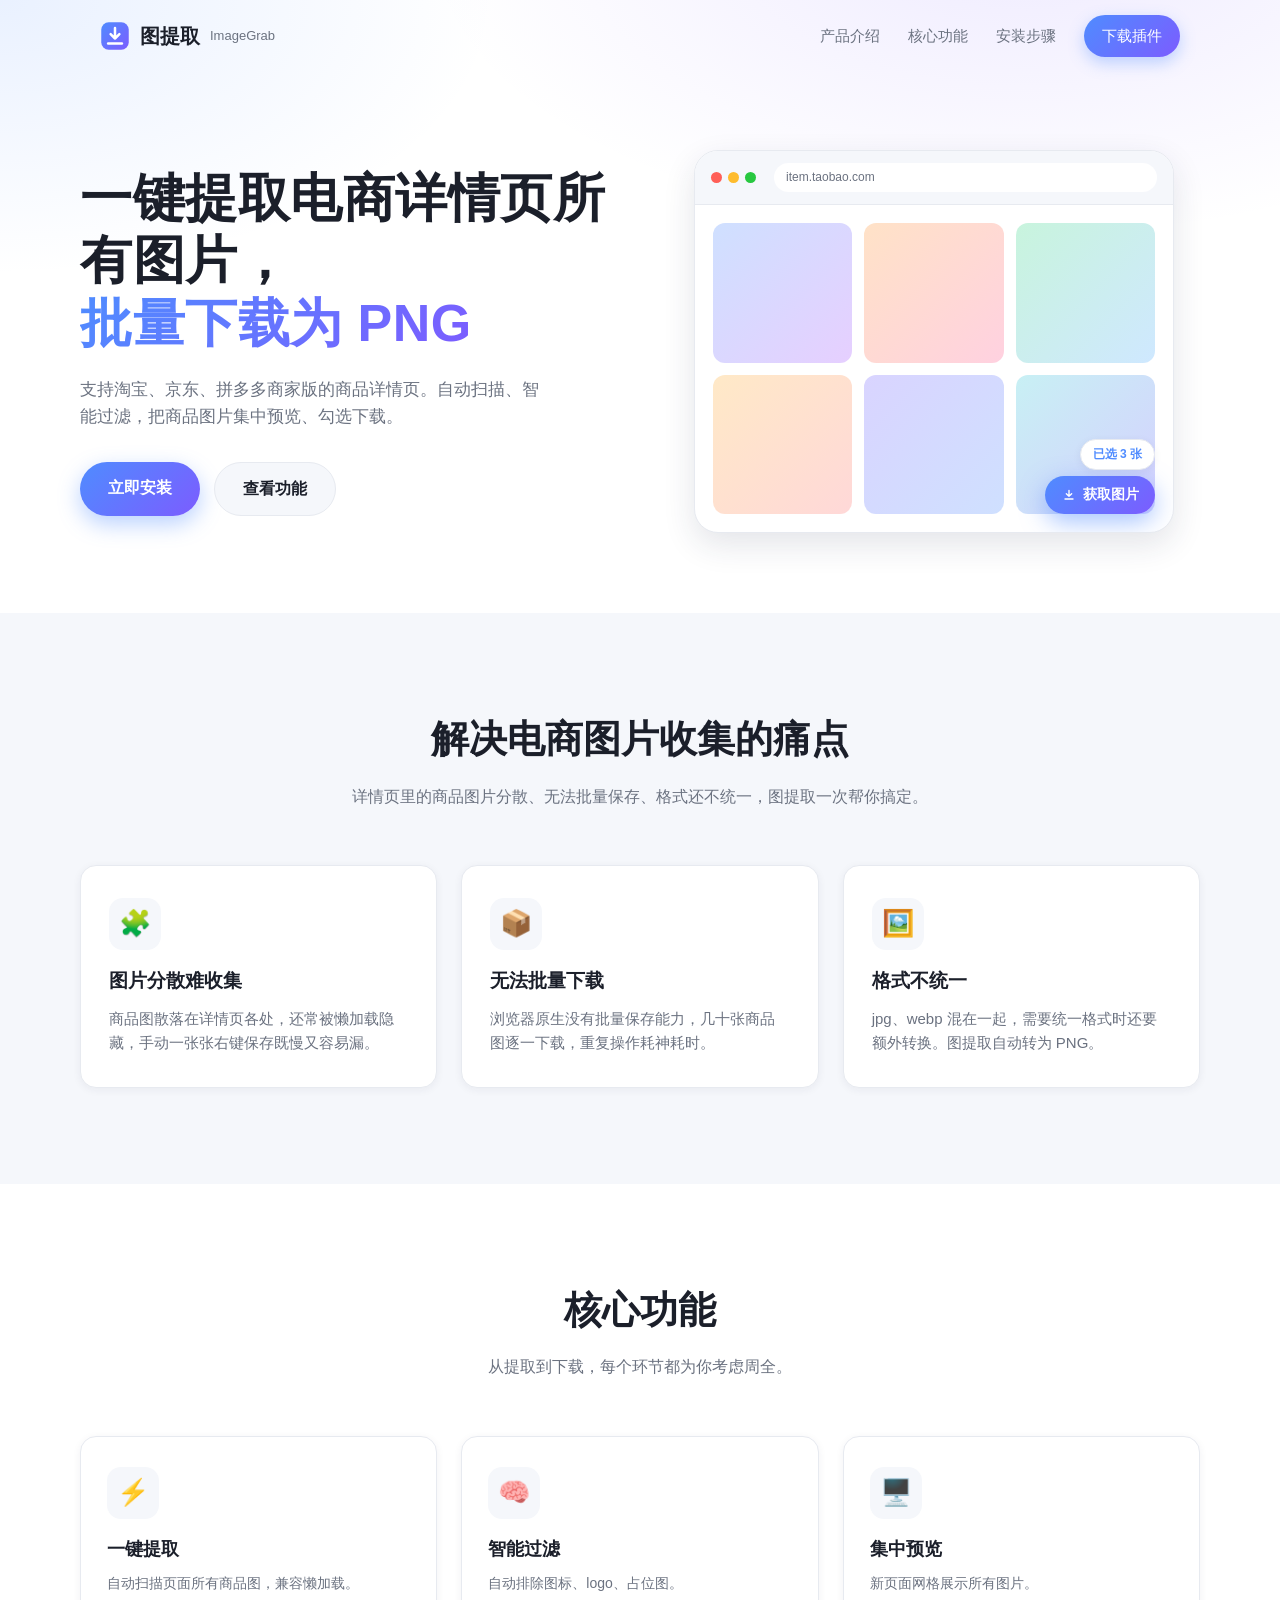
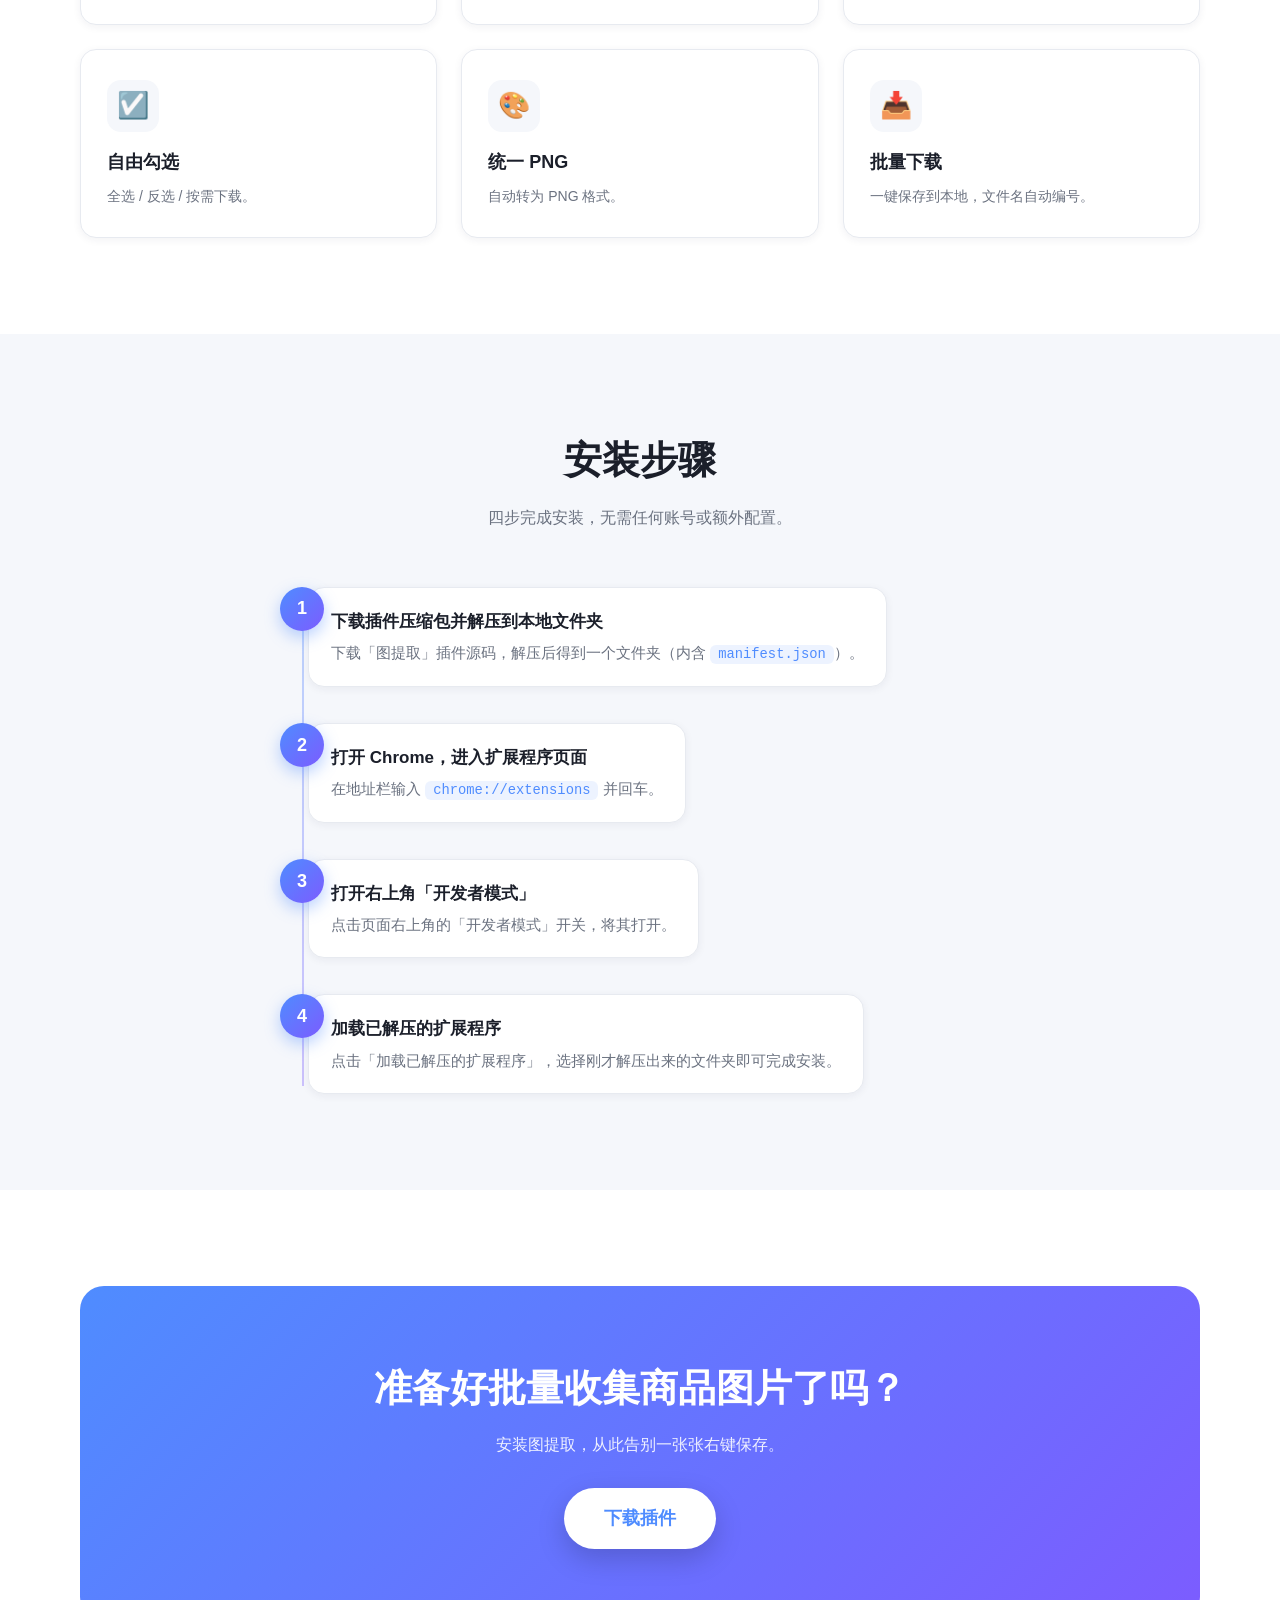
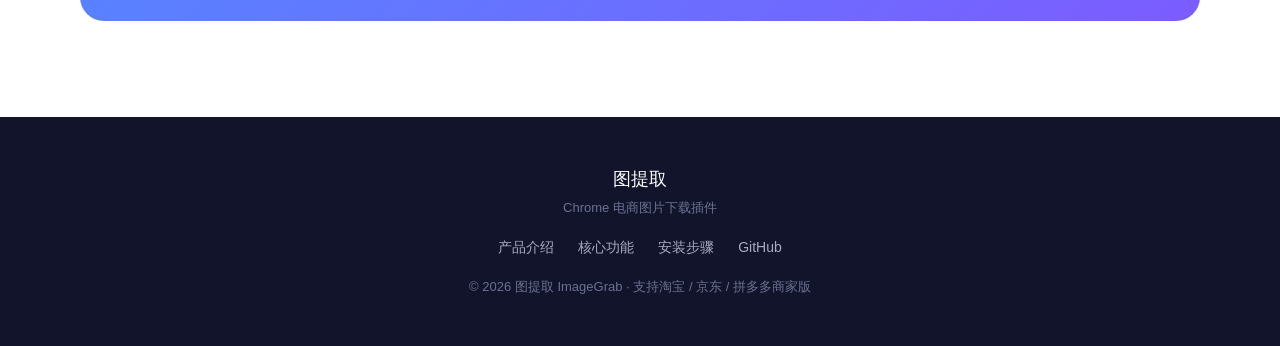
<file: docs/index.html>
<!DOCTYPE html>
<html lang="zh-CN">
<head>
  <meta charset="UTF-8" />
  <meta name="viewport" content="width=device-width, initial-scale=1.0" />
  <meta name="description" content="图提取 ImageGrab —— 一键提取电商详情页所有图片，批量下载为 PNG 的 Chrome 浏览器扩展" />
  <title>图提取 ImageGrab · 电商图片下载插件</title>
  <link rel="stylesheet" href="css/style.css" />
</head>
<body>

  <!-- ==================== 顶部导航栏 ==================== -->
  <header class="navbar" id="navbar">
    <nav class="nav-inner" aria-label="主导航">
      <a class="logo" href="#hero">
        <!-- Logo：内联 SVG 图标 + 产品名 -->
        <svg class="logo-icon" viewBox="0 0 24 24" aria-hidden="true">
          <defs>
            <linearGradient id="logoGrad" x1="0" y1="0" x2="1" y2="1">
              <stop offset="0" stop-color="#4f8cff" />
              <stop offset="1" stop-color="#7c5cff" />
            </linearGradient>
          </defs>
          <rect x="1" y="1" width="22" height="22" rx="6" fill="url(#logoGrad)" />
          <path d="M12 5.5v8.5m0 0l-3.5-3.5M12 14l3.5-3.5" stroke="#fff" stroke-width="2"
                stroke-linecap="round" stroke-linejoin="round" fill="none" />
          <path d="M6.5 18h11" stroke="#fff" stroke-width="2" stroke-linecap="round" />
        </svg>
        <span class="logo-text">图提取</span>
        <span class="logo-en">ImageGrab</span>
      </a>

      <button class="menu-toggle" id="menuToggle" aria-label="打开菜单" aria-expanded="false" aria-controls="navLinks">
        <span></span><span></span><span></span>
      </button>

      <ul class="nav-links" id="navLinks">
        <li><a href="#intro" class="nav-link">产品介绍</a></li>
        <li><a href="#features" class="nav-link">核心功能</a></li>
        <li><a href="#install" class="nav-link">安装步骤</a></li>
        <li><a href="#download" class="nav-link nav-cta">下载插件</a></li>
      </ul>
    </nav>
  </header>

  <main>
    <!-- ==================== Hero 首屏 ==================== -->
    <section class="hero" id="hero">
      <div class="hero-inner">
        <div class="hero-copy reveal">
          <h1>一键提取电商详情页所有图片，<br /><span class="grad-text">批量下载为 PNG</span></h1>
          <p class="hero-sub">支持淘宝、京东、拼多多商家版的商品详情页。自动扫描、智能过滤，把商品图片集中预览、勾选下载。</p>
          <div class="hero-btns">
            <a class="btn btn-primary" href="#install">立即安装</a>
            <a class="btn btn-ghost" href="#features">查看功能</a>
          </div>
        </div>

        <!-- 右侧插件界面示意（纯 CSS / SVG 模拟） -->
        <div class="hero-visual reveal">
          <div class="browser">
            <div class="browser-bar">
              <span class="dot"></span><span class="dot"></span><span class="dot"></span>
              <span class="browser-url">item.taobao.com</span>
            </div>
            <div class="browser-body">
              <div class="mock-grid">
                <div class="mock-tile t1"></div>
                <div class="mock-tile t2"></div>
                <div class="mock-tile t3"></div>
                <div class="mock-tile t4"></div>
                <div class="mock-tile t5"></div>
                <div class="mock-tile t6"></div>
              </div>
              <!-- 模拟右下角「获取图片」按钮 -->
              <button class="mock-grab" type="button">
                <svg viewBox="0 0 24 24" aria-hidden="true">
                  <path d="M12 5v9m0 0l-4-4m4 4l4-4" stroke="#fff" stroke-width="2"
                        stroke-linecap="round" stroke-linejoin="round" fill="none" />
                  <path d="M6 18h12" stroke="#fff" stroke-width="2" stroke-linecap="round" />
                </svg>
                获取图片
              </button>
              <div class="mock-badge">已选 3 张</div>
            </div>
          </div>
        </div>
      </div>
    </section>

    <!-- ==================== 产品介绍 ==================== -->
    <section class="section intro" id="intro">
      <div class="section-head reveal">
        <h2>解决电商图片收集的痛点</h2>
        <p class="section-desc">详情页里的商品图片分散、无法批量保存、格式还不统一，图提取一次帮你搞定。</p>
      </div>

      <div class="intro-cards">
        <article class="intro-card reveal">
          <span class="icon-badge">🧩</span>
          <h3>图片分散难收集</h3>
          <p>商品图散落在详情页各处，还常被懒加载隐藏，手动一张张右键保存既慢又容易漏。</p>
        </article>
        <article class="intro-card reveal">
          <span class="icon-badge">📦</span>
          <h3>无法批量下载</h3>
          <p>浏览器原生没有批量保存能力，几十张商品图逐一下载，重复操作耗神耗时。</p>
        </article>
        <article class="intro-card reveal">
          <span class="icon-badge">🖼️</span>
          <h3>格式不统一</h3>
          <p>jpg、webp 混在一起，需要统一格式时还要额外转换。图提取自动转为 PNG。</p>
        </article>
      </div>
    </section>

    <!-- ==================== 核心功能 ==================== -->
    <section class="section features" id="features">
      <div class="section-head reveal">
        <h2>核心功能</h2>
        <p class="section-desc">从提取到下载，每个环节都为你考虑周全。</p>
      </div>

      <div class="feature-grid">
        <article class="feature-card reveal">
          <span class="icon-badge">⚡</span>
          <h3>一键提取</h3>
          <p>自动扫描页面所有商品图，兼容懒加载。</p>
        </article>
        <article class="feature-card reveal">
          <span class="icon-badge">🧠</span>
          <h3>智能过滤</h3>
          <p>自动排除图标、logo、占位图。</p>
        </article>
        <article class="feature-card reveal">
          <span class="icon-badge">🖥️</span>
          <h3>集中预览</h3>
          <p>新页面网格展示所有图片。</p>
        </article>
        <article class="feature-card reveal">
          <span class="icon-badge">☑️</span>
          <h3>自由勾选</h3>
          <p>全选 / 反选 / 按需下载。</p>
        </article>
        <article class="feature-card reveal">
          <span class="icon-badge">🎨</span>
          <h3>统一 PNG</h3>
          <p>自动转为 PNG 格式。</p>
        </article>
        <article class="feature-card reveal">
          <span class="icon-badge">📥</span>
          <h3>批量下载</h3>
          <p>一键保存到本地，文件名自动编号。</p>
        </article>
      </div>
    </section>

    <!-- ==================== 安装步骤 ==================== -->
    <section class="section install" id="install">
      <div class="section-head reveal">
        <h2>安装步骤</h2>
        <p class="section-desc">四步完成安装，无需任何账号或额外配置。</p>
      </div>

      <ol class="steps">
        <li class="step reveal">
          <span class="step-num">1</span>
          <div class="step-body">
            <h3>下载插件压缩包并解压到本地文件夹</h3>
            <p>下载「图提取」插件源码，解压后得到一个文件夹（内含 <code>manifest.json</code>）。</p>
          </div>
        </li>
        <li class="step reveal">
          <span class="step-num">2</span>
          <div class="step-body">
            <h3>打开 Chrome，进入扩展程序页面</h3>
            <p>在地址栏输入 <code>chrome://extensions</code> 并回车。</p>
          </div>
        </li>
        <li class="step reveal">
          <span class="step-num">3</span>
          <div class="step-body">
            <h3>打开右上角「开发者模式」</h3>
            <p>点击页面右上角的「开发者模式」开关，将其打开。</p>
          </div>
        </li>
        <li class="step reveal">
          <span class="step-num">4</span>
          <div class="step-body">
            <h3>加载已解压的扩展程序</h3>
            <p>点击「加载已解压的扩展程序」，选择刚才解压出来的文件夹即可完成安装。</p>
          </div>
        </li>
      </ol>
    </section>

    <!-- ==================== 底部 CTA ==================== -->
    <section class="section cta" id="download">
      <div class="cta-inner reveal">
        <h2>准备好批量收集商品图片了吗？</h2>
        <p>安装图提取，从此告别一张张右键保存。</p>
        <a class="btn btn-primary btn-lg" href="https://github.com/" target="_blank" rel="noopener">下载插件</a>
      </div>
    </section>
  </main>

  <!-- ==================== Footer ==================== -->
  <footer class="footer">
    <div class="footer-inner">
      <div class="footer-brand">
        <span class="logo-text">图提取</span>
        <span class="footer-desc">Chrome 电商图片下载插件</span>
      </div>
      <div class="footer-links">
        <a href="#intro">产品介绍</a>
        <a href="#features">核心功能</a>
        <a href="#install">安装步骤</a>
        <a href="https://github.com/" target="_blank" rel="noopener">GitHub</a>
      </div>
      <p class="copyright">© 2026 图提取 ImageGrab · 支持淘宝 / 京东 / 拼多多商家版</p>
    </div>
  </footer>

  <script src="js/main.js"></script>
</body>
</html>
</file>
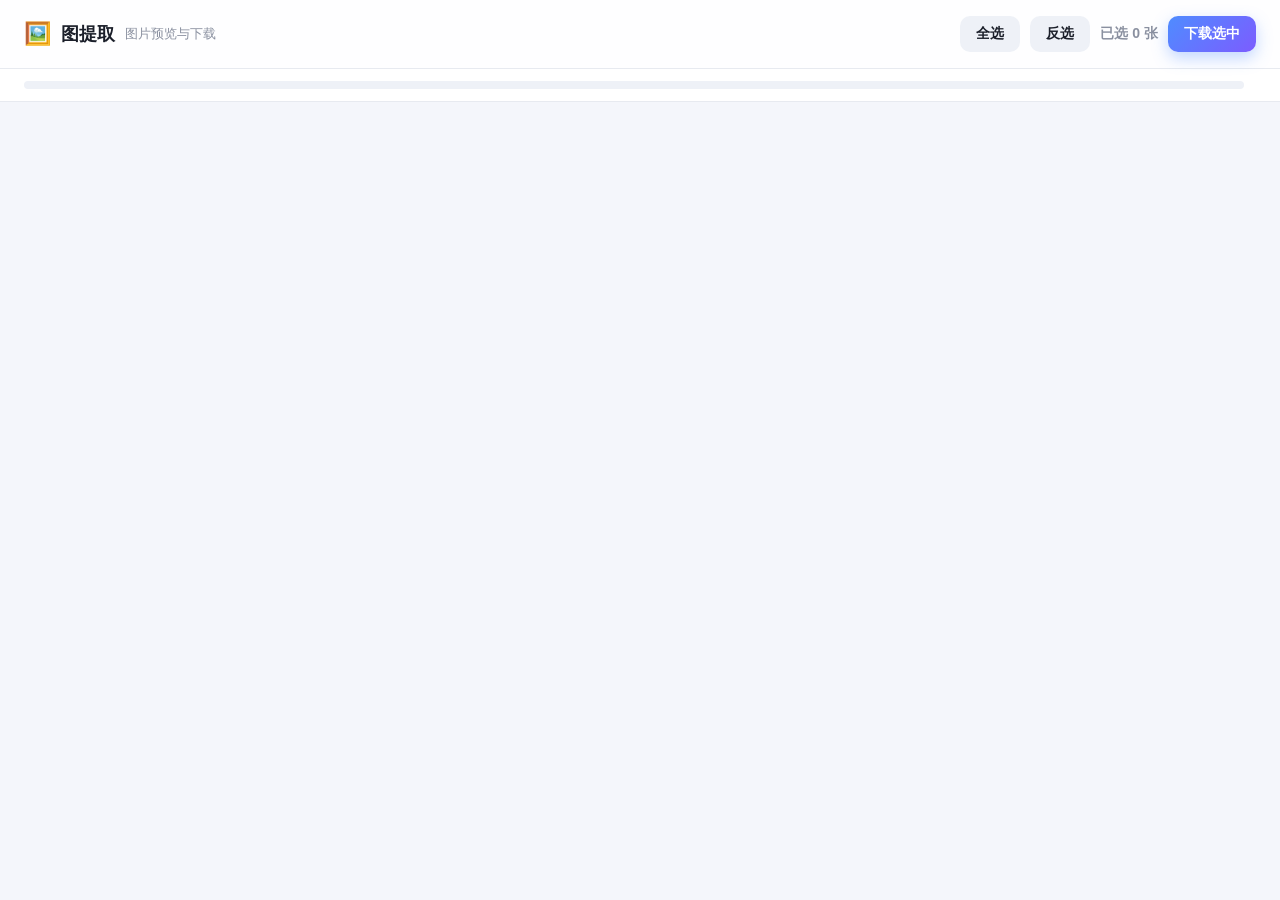
<file: extension/gallery.html>
<!DOCTYPE html>
<html lang="zh-CN">
<head>
  <meta charset="UTF-8" />
  <meta name="viewport" content="width=device-width, initial-scale=1.0" />
  <title>图提取 · 图片预览</title>
  <link rel="stylesheet" href="gallery.css" />
</head>
<body>
  <!-- 顶部工具栏 -->
  <header class="toolbar">
    <div class="brand">
      <span class="brand-icon" aria-hidden="true">🖼️</span>
      <h1>图提取</h1>
      <span class="sub">图片预览与下载</span>
    </div>
    <div class="actions">
      <button id="selectAllBtn" class="btn ghost" type="button">全选</button>
      <button id="invertBtn" class="btn ghost" type="button">反选</button>
      <span id="countLabel" class="count">已选 0 张</span>
      <button id="downloadBtn" class="btn primary" type="button">下载选中</button>
    </div>
  </header>

  <!-- 下载进度条 -->
  <div id="progressWrap" class="progress-wrap" hidden>
    <div class="progress-bar"><div id="progressFill" class="progress-fill"></div></div>
    <span id="progressText" class="progress-text"></span>
  </div>

  <!-- 图片网格 -->
  <main id="grid" class="grid"></main>

  <!-- 空状态 -->
  <div id="empty" class="empty" hidden>
    <div class="empty-icon">🖼️</div>
    <p>没有可展示的图片</p>
    <p class="hint">请回到商品详情页，点击「获取图片」后重试</p>
  </div>

  <script src="gallery.js"></script>
</body>
</html>
</file>
<file: docs/css/style.css>
/* ============================================================
   style.css —— 图提取 ImageGrab 官网全站样式
   纯 CSS，CSS 变量统一定义主色调 / 间距 / 圆角，方便修改
   ============================================================ */

/* ---- CSS 变量：所有颜色、间距、圆角在此统一维护 ---- */
:root {
  /* 主色调：蓝色 / 紫色渐变，可自行修改 --primary 与 --primary-2 */
  --primary: #4f8cff;
  --primary-2: #7c5cff;
  --grad: linear-gradient(135deg, #4f8cff 0%, #7c5cff 100%);

  --bg: #ffffff;
  --bg-soft: #f5f7fb;
  --text: #1b1f2a;
  --muted: #6b7280;
  --border: #e7eaf0;
  --card: #ffffff;

  --shadow-sm: 0 2px 8px rgba(30, 40, 70, 0.06);
  --shadow-md: 0 12px 32px rgba(30, 40, 70, 0.12);

  --radius: 16px;
  --radius-lg: 24px;
  --transition: 0.25s ease;

  --font: -apple-system, BlinkMacSystemFont, "Segoe UI", "PingFang SC", "Microsoft YaHei", sans-serif;
  --container: 1120px;
}

* { box-sizing: border-box; margin: 0; padding: 0; }

html { scroll-behavior: smooth; scroll-padding-top: 76px; }

body {
  font-family: var(--font);
  color: var(--text);
  background: var(--bg);
  line-height: 1.6;
  -webkit-font-smoothing: antialiased;
}

a { color: inherit; text-decoration: none; }
ul, ol { list-style: none; }

/* ============================================================
   导航栏
   ============================================================ */
.navbar {
  position: fixed;
  top: 0;
  left: 0;
  right: 0;
  z-index: 100;
  transition: background var(--transition), box-shadow var(--transition),
              border-color var(--transition);
  border-bottom: 1px solid transparent;
}

/* 滚动后吸顶：毛玻璃背景 + 阴影 */
.navbar.scrolled {
  background: rgba(255, 255, 255, 0.75);
  backdrop-filter: blur(14px);
  -webkit-backdrop-filter: blur(14px);
  border-bottom-color: var(--border);
  box-shadow: var(--shadow-sm);
}

.nav-inner {
  max-width: var(--container);
  margin: 0 auto;
  padding: 0 20px;
  height: 72px;
  display: flex;
  align-items: center;
  justify-content: space-between;
}

.logo { display: flex; align-items: center; gap: 10px; font-weight: 700; }
.logo-icon { width: 30px; height: 30px; }
.logo-text { font-size: 20px; }
.logo-en { font-size: 13px; color: var(--muted); font-weight: 500; }

/* 桌面端导航链接 */
.nav-links {
  display: flex;
  align-items: center;
  gap: 28px;
}
.nav-link {
  font-size: 15px;
  color: var(--muted);
  transition: color var(--transition);
}
.nav-link:hover { color: var(--text); }
.nav-link.active { color: var(--primary); font-weight: 600; }
.nav-cta {
  padding: 9px 18px;
  color: #fff;
  background: var(--grad);
  border-radius: 999px;
  box-shadow: 0 6px 16px rgba(79, 140, 255, 0.35);
  transition: transform var(--transition), box-shadow var(--transition);
}
.nav-cta:hover { color: #fff; transform: translateY(-2px); box-shadow: 0 10px 24px rgba(79, 140, 255, 0.5); }

/* 汉堡菜单按钮（移动端显示） */
.menu-toggle {
  display: none;
  flex-direction: column;
  gap: 5px;
  background: none;
  border: none;
  cursor: pointer;
  padding: 6px;
}
.menu-toggle span {
  width: 24px;
  height: 2px;
  background: var(--text);
  border-radius: 2px;
  transition: transform var(--transition), opacity var(--transition);
}

/* ============================================================
   Hero 首屏
   ============================================================ */
.hero {
  padding: 160px 20px 90px;
  background:
    radial-gradient(1000px 500px at 80% -10%, rgba(124, 92, 255, 0.12), transparent 60%),
    radial-gradient(900px 500px at 0% 0%, rgba(79, 140, 255, 0.12), transparent 55%),
    var(--bg);
}
.hero-inner {
  max-width: var(--container);
  margin: 0 auto;
  display: grid;
  grid-template-columns: 1fr 1fr;
  gap: 56px;
  align-items: center;
}

.hero-copy h1 {
  font-size: clamp(30px, 4.6vw, 52px);
  line-height: 1.2;
  font-weight: 800;
  letter-spacing: 0.5px;
}
.grad-text {
  background: var(--grad);
  -webkit-background-clip: text;
  background-clip: text;
  -webkit-text-fill-color: transparent;
}
.hero-sub {
  margin: 22px 0 32px;
  font-size: 17px;
  color: var(--muted);
  max-width: 460px;
}
.hero-btns { display: flex; gap: 14px; flex-wrap: wrap; }

/* ============================================================
   通用按钮
   ============================================================ */
.btn {
  display: inline-block;
  padding: 13px 28px;
  font-size: 16px;
  font-weight: 600;
  border-radius: 999px;
  border: none;
  cursor: pointer;
  transition: transform var(--transition), box-shadow var(--transition), background var(--transition);
}
.btn-primary {
  color: #fff;
  background: var(--grad);
  box-shadow: 0 8px 22px rgba(79, 140, 255, 0.4);
}
.btn-primary:hover { transform: translateY(-2px); box-shadow: 0 12px 30px rgba(79, 140, 255, 0.55); }
.btn-ghost {
  color: var(--text);
  background: var(--bg-soft);
  border: 1px solid var(--border);
}
.btn-ghost:hover { background: #eef1f7; }
.btn-lg { padding: 16px 40px; font-size: 18px; }

/* ============================================================
   Hero 右侧：浏览器示意图（纯 CSS / SVG 模拟）
   ============================================================ */
.hero-visual { display: flex; justify-content: center; }
.browser {
  width: 100%;
  max-width: 480px;
  background: var(--card);
  border: 1px solid var(--border);
  border-radius: var(--radius-lg);
  box-shadow: var(--shadow-md);
  overflow: hidden;
}
.browser-bar {
  display: flex;
  align-items: center;
  gap: 6px;
  padding: 12px 16px;
  background: var(--bg-soft);
  border-bottom: 1px solid var(--border);
}
.dot { width: 11px; height: 11px; border-radius: 50%; background: #e0e4ec; }
.dot:nth-child(1) { background: #ff5f57; }
.dot:nth-child(2) { background: #febc2e; }
.dot:nth-child(3) { background: #28c840; }
.browser-url {
  margin-left: 12px;
  flex: 1;
  padding: 5px 12px;
  font-size: 12px;
  color: var(--muted);
  background: #fff;
  border-radius: 999px;
}

.browser-body { position: relative; padding: 18px; }
.mock-grid {
  display: grid;
  grid-template-columns: repeat(3, 1fr);
  gap: 12px;
}
.mock-tile {
  aspect-ratio: 1 / 1;
  border-radius: 12px;
  background: linear-gradient(135deg, #cfe0ff, #e6cfff);
}
.mock-tile.t2 { background: linear-gradient(135deg, #ffe2c7, #ffd1e0); }
.mock-tile.t3 { background: linear-gradient(135deg, #c8f4dd, #cfe8ff); }
.mock-tile.t4 { background: linear-gradient(135deg, #ffe9c7, #ffd8d8); }
.mock-tile.t5 { background: linear-gradient(135deg, #d9d4ff, #cfe0ff); }
.mock-tile.t6 { background: linear-gradient(135deg, #c8f0f4, #d5d0ff); }

/* 模拟右下角「获取图片」按钮 */
.mock-grab {
  position: absolute;
  right: 18px;
  bottom: 18px;
  display: flex;
  align-items: center;
  gap: 6px;
  padding: 10px 16px;
  font-size: 14px;
  font-weight: 600;
  color: #fff;
  background: var(--grad);
  border: none;
  border-radius: 999px;
  cursor: pointer;
  box-shadow: 0 8px 24px rgba(79, 140, 255, 0.5);
}
.mock-grab svg { width: 16px; height: 16px; }
.mock-badge {
  position: absolute;
  right: 18px;
  bottom: 62px;
  padding: 5px 12px;
  font-size: 12px;
  font-weight: 600;
  color: var(--primary);
  background: #fff;
  border: 1px solid var(--border);
  border-radius: 999px;
  box-shadow: var(--shadow-sm);
}

/* ============================================================
   通用 section
   ============================================================ */
.section { padding: 96px 20px; }
.section:nth-child(even) { background: var(--bg-soft); }
.section-head { text-align: center; max-width: 640px; margin: 0 auto 56px; }
.section-head h2 { font-size: clamp(26px, 3.4vw, 38px); font-weight: 800; }
.section-desc { margin-top: 14px; font-size: 16px; color: var(--muted); }

.icon-badge {
  display: inline-flex;
  align-items: center;
  justify-content: center;
  width: 52px;
  height: 52px;
  font-size: 26px;
  background: var(--bg-soft);
  border-radius: 14px;
}

/* ============================================================
   产品介绍区
   ============================================================ */
.intro-cards {
  max-width: var(--container);
  margin: 0 auto;
  display: grid;
  grid-template-columns: repeat(3, 1fr);
  gap: 24px;
}
.intro-card {
  background: var(--card);
  border: 1px solid var(--border);
  border-radius: var(--radius);
  padding: 32px 28px;
  box-shadow: var(--shadow-sm);
  transition: transform var(--transition), box-shadow var(--transition);
}
.intro-card:hover { transform: translateY(-4px); box-shadow: var(--shadow-md); }
.intro-card h3 { margin: 16px 0 10px; font-size: 19px; }
.intro-card p { color: var(--muted); font-size: 15px; }

/* ============================================================
   核心功能区
   ============================================================ */
.feature-grid {
  max-width: var(--container);
  margin: 0 auto;
  display: grid;
  grid-template-columns: repeat(3, 1fr);
  gap: 24px;
}
.feature-card {
  background: var(--card);
  border: 1px solid var(--border);
  border-radius: var(--radius);
  padding: 30px 26px;
  box-shadow: var(--shadow-sm);
  transition: transform var(--transition), box-shadow var(--transition);
}
.feature-card:hover { transform: translateY(-4px); box-shadow: var(--shadow-md); }
.feature-card h3 { margin: 16px 0 8px; font-size: 18px; }
.feature-card p { color: var(--muted); font-size: 14px; }

/* ============================================================
   安装步骤区（时间线样式）
   ============================================================ */
.steps {
  max-width: 720px;
  margin: 0 auto;
  position: relative;
  padding-left: 28px;
}
.steps::before {
  content: '';
  position: absolute;
  left: 22px;
  top: 8px;
  bottom: 8px;
  width: 2px;
  background: linear-gradient(var(--primary), var(--primary-2));
  opacity: 0.35;
}
.step {
  position: relative;
  display: flex;
  gap: 20px;
  margin-bottom: 36px;
}
.step:last-child { margin-bottom: 0; }
.step-num {
  position: absolute;
  left: -28px;
  top: 0;
  width: 44px;
  height: 44px;
  display: flex;
  align-items: center;
  justify-content: center;
  font-size: 18px;
  font-weight: 700;
  color: #fff;
  background: var(--grad);
  border-radius: 50%;
  box-shadow: 0 6px 16px rgba(79, 140, 255, 0.4);
}
.step-body {
  background: var(--card);
  border: 1px solid var(--border);
  border-radius: var(--radius);
  padding: 20px 22px;
  box-shadow: var(--shadow-sm);
}
.step-body h3 { font-size: 17px; margin-bottom: 6px; }
.step-body p { color: var(--muted); font-size: 15px; }
code {
  padding: 2px 8px;
  font-family: "SFMono-Regular", Consolas, "Liberation Mono", monospace;
  font-size: 0.92em;
  color: var(--primary);
  background: rgba(79, 140, 255, 0.1);
  border-radius: 6px;
}

/* ============================================================
   底部 CTA + Footer
   ============================================================ */
.cta { padding: 90px 20px; }
.cta-inner {
  max-width: var(--container);
  margin: 0 auto;
  text-align: center;
  padding: 72px 32px;
  background: var(--grad);
  border-radius: var(--radius-lg);
  color: #fff;
}
.cta-inner h2 { font-size: clamp(26px, 3.4vw, 38px); font-weight: 800; }
.cta-inner p { margin: 14px 0 30px; opacity: 0.9; font-size: 16px; }
.cta-inner .btn-primary { background: #fff; color: var(--primary); box-shadow: 0 10px 28px rgba(0, 0, 0, 0.18); }
.cta-inner .btn-primary:hover { box-shadow: 0 14px 34px rgba(0, 0, 0, 0.24); }

.footer {
  background: #11142b;
  color: #a7abc0;
  padding: 48px 20px;
}
.footer-inner {
  max-width: var(--container);
  margin: 0 auto;
  display: flex;
  flex-direction: column;
  align-items: center;
  gap: 18px;
  text-align: center;
}
.footer-brand .logo-text { color: #fff; font-size: 18px; }
.footer-desc { display: block; margin-top: 4px; font-size: 13px; color: #6b7190; }
.footer-links { display: flex; gap: 24px; flex-wrap: wrap; }
.footer-links a { font-size: 14px; transition: color var(--transition); }
.footer-links a:hover { color: #fff; }
.copyright { font-size: 13px; color: #6b7190; }

/* ============================================================
   滚动进入视口的淡入上移动画
   （由 IntersectionObserver 添加 .visible）
   ============================================================ */
.reveal {
  opacity: 0;
  transform: translateY(28px);
  transition: opacity 0.6s ease, transform 0.6s ease;
}
.reveal.visible {
  opacity: 1;
  transform: none;
}

/* ============================================================
   响应式断点
   移动优先：默认单列，≥768px 平板，≥1024px 桌面
   ============================================================ */

/* 手机（默认）：汉堡菜单 */
.menu-toggle { display: flex; }
.nav-links {
  position: fixed;
  top: 72px;
  left: 0;
  right: 0;
  flex-direction: column;
  gap: 0;
  background: #fff;
  border-bottom: 1px solid var(--border);
  box-shadow: var(--shadow-md);
  padding: 8px 0;
  transform: translateY(-12px);
  opacity: 0;
  pointer-events: none;
  transition: transform var(--transition), opacity var(--transition);
}
.nav-links.open {
  transform: translateY(0);
  opacity: 1;
  pointer-events: auto;
}
.nav-links li { width: 100%; }
.nav-link { display: block; padding: 14px 24px; }
.nav-cta { margin: 8px 24px 14px; display: inline-block; padding: 10px 18px; }

.hero-inner { grid-template-columns: 1fr; gap: 40px; }
.hero { padding: 120px 20px 60px; }
.intro-cards, .feature-grid { grid-template-columns: 1fr; }
.section { padding: 64px 16px; }

/* 汉堡菜单展开态图标变换 */
.menu-toggle.open span:nth-child(1) { transform: translateY(7px) rotate(45deg); }
.menu-toggle.open span:nth-child(2) { opacity: 0; }
.menu-toggle.open span:nth-child(3) { transform: translateY(-7px) rotate(-45deg); }

/* 平板 ≥768px */
@media (min-width: 768px) {
  .intro-cards, .feature-grid { grid-template-columns: repeat(3, 1fr); }
  .hero { padding: 150px 20px 80px; }
  .section { padding: 80px 24px; }
}

/* 桌面 ≥1024px：恢复横向导航，隐藏汉堡菜单 */
@media (min-width: 1024px) {
  .menu-toggle { display: none; }
  .nav-links {
    position: static;
    flex-direction: row;
    gap: 28px;
    background: transparent;
    border-bottom: none;
    box-shadow: none;
    padding: 0;
    transform: none;
    opacity: 1;
    pointer-events: auto;
  }
  .nav-links li { width: auto; }
  .nav-link { display: inline; padding: 0; }
  .nav-cta { margin: 0; display: inline-block; padding: 9px 18px; }

  .hero-inner { grid-template-columns: 1fr 1fr; gap: 56px; }
  .section { padding: 96px 20px; }
}
</file>
<file: extension/gallery.css>
/* ============================================================
   gallery.css —— 画廊页样式（新页面展示 + 勾选下载）
   ============================================================ */

:root {
  --bg: #f4f6fb;
  --card: #ffffff;
  --text: #1b1f2a;
  --muted: #8a90a0;
  --primary: #4f8cff;
  --primary-2: #7c5cff;
  --border: #e7eaf0;
  --shadow: 0 6px 20px rgba(30, 40, 70, 0.08);
}

* { box-sizing: border-box; margin: 0; padding: 0; }

body {
  font-family: -apple-system, BlinkMacSystemFont, "Segoe UI", "Microsoft YaHei", sans-serif;
  background: var(--bg);
  color: var(--text);
  min-height: 100vh;
}

/* ---- 顶部工具栏 ---- */
.toolbar {
  position: sticky;
  top: 0;
  z-index: 10;
  display: flex;
  align-items: center;
  justify-content: space-between;
  gap: 16px;
  padding: 16px 24px;
  background: rgba(255, 255, 255, 0.85);
  backdrop-filter: blur(12px);
  border-bottom: 1px solid var(--border);
}

.brand { display: flex; align-items: center; gap: 10px; }
.brand-icon { font-size: 22px; }
.brand h1 { font-size: 18px; font-weight: 700; }
.brand .sub { font-size: 13px; color: var(--muted); }

.actions { display: flex; align-items: center; gap: 10px; flex-wrap: wrap; }

.btn {
  padding: 9px 16px;
  font-size: 14px;
  font-weight: 600;
  border-radius: 10px;
  border: none;
  cursor: pointer;
  transition: transform 0.15s, opacity 0.15s, box-shadow 0.15s;
}
.btn:active { transform: scale(0.97); }
.btn:disabled { opacity: 0.5; cursor: not-allowed; }

.btn.ghost { background: #eef1f7; color: var(--text); }
.btn.ghost:hover { background: #e4e9f2; }

.btn.primary {
  background: linear-gradient(135deg, var(--primary), var(--primary-2));
  color: #fff;
  box-shadow: 0 6px 16px rgba(79, 140, 255, 0.35);
}
.btn.primary:not(:disabled):hover { box-shadow: 0 8px 22px rgba(79, 140, 255, 0.5); }

.count { font-size: 14px; color: var(--muted); font-weight: 600; white-space: nowrap; }

/* ---- 进度条 ---- */
.progress-wrap {
  display: flex;
  align-items: center;
  gap: 12px;
  padding: 12px 24px;
  background: #fff;
  border-bottom: 1px solid var(--border);
}
.progress-bar {
  flex: 1;
  height: 8px;
  background: #eef1f7;
  border-radius: 999px;
  overflow: hidden;
}
.progress-fill {
  height: 100%;
  width: 0%;
  background: linear-gradient(90deg, var(--primary), var(--primary-2));
  border-radius: 999px;
  transition: width 0.2s ease;
}
.progress-text { font-size: 13px; color: var(--muted); white-space: nowrap; }

/* ---- 图片网格 ---- */
.grid {
  display: grid;
  grid-template-columns: repeat(auto-fill, minmax(180px, 1fr));
  gap: 16px;
  padding: 24px;
}

.card {
  position: relative;
  background: var(--card);
  border: 2px solid transparent;
  border-radius: 14px;
  overflow: hidden;
  cursor: pointer;
  box-shadow: var(--shadow);
  transition: transform 0.2s, border-color 0.2s, box-shadow 0.2s;
}
.card:hover {
  transform: translateY(-3px);
  box-shadow: 0 12px 30px rgba(30, 40, 70, 0.14);
}
.card.selected { border-color: var(--primary); }

.card-check {
  position: absolute;
  top: 10px;
  left: 10px;
  width: 20px;
  height: 20px;
  accent-color: var(--primary);
  cursor: pointer;
  z-index: 2;
}

.card-img {
  display: block;
  width: 100%;
  aspect-ratio: 1 / 1;
  object-fit: cover;
  background: #eef1f7;
}

.card-meta {
  display: flex;
  align-items: center;
  justify-content: space-between;
  gap: 8px;
  padding: 8px 12px;
  font-size: 12px;
  color: var(--muted);
}
.card-idx { font-weight: 600; color: var(--text); }

/* ---- 空状态 ---- */
.empty {
  text-align: center;
  padding: 80px 20px;
  color: var(--muted);
}
.empty-icon { font-size: 56px; margin-bottom: 12px; }
.empty p { margin-bottom: 6px; }
.empty .hint { font-size: 13px; }
</file>
